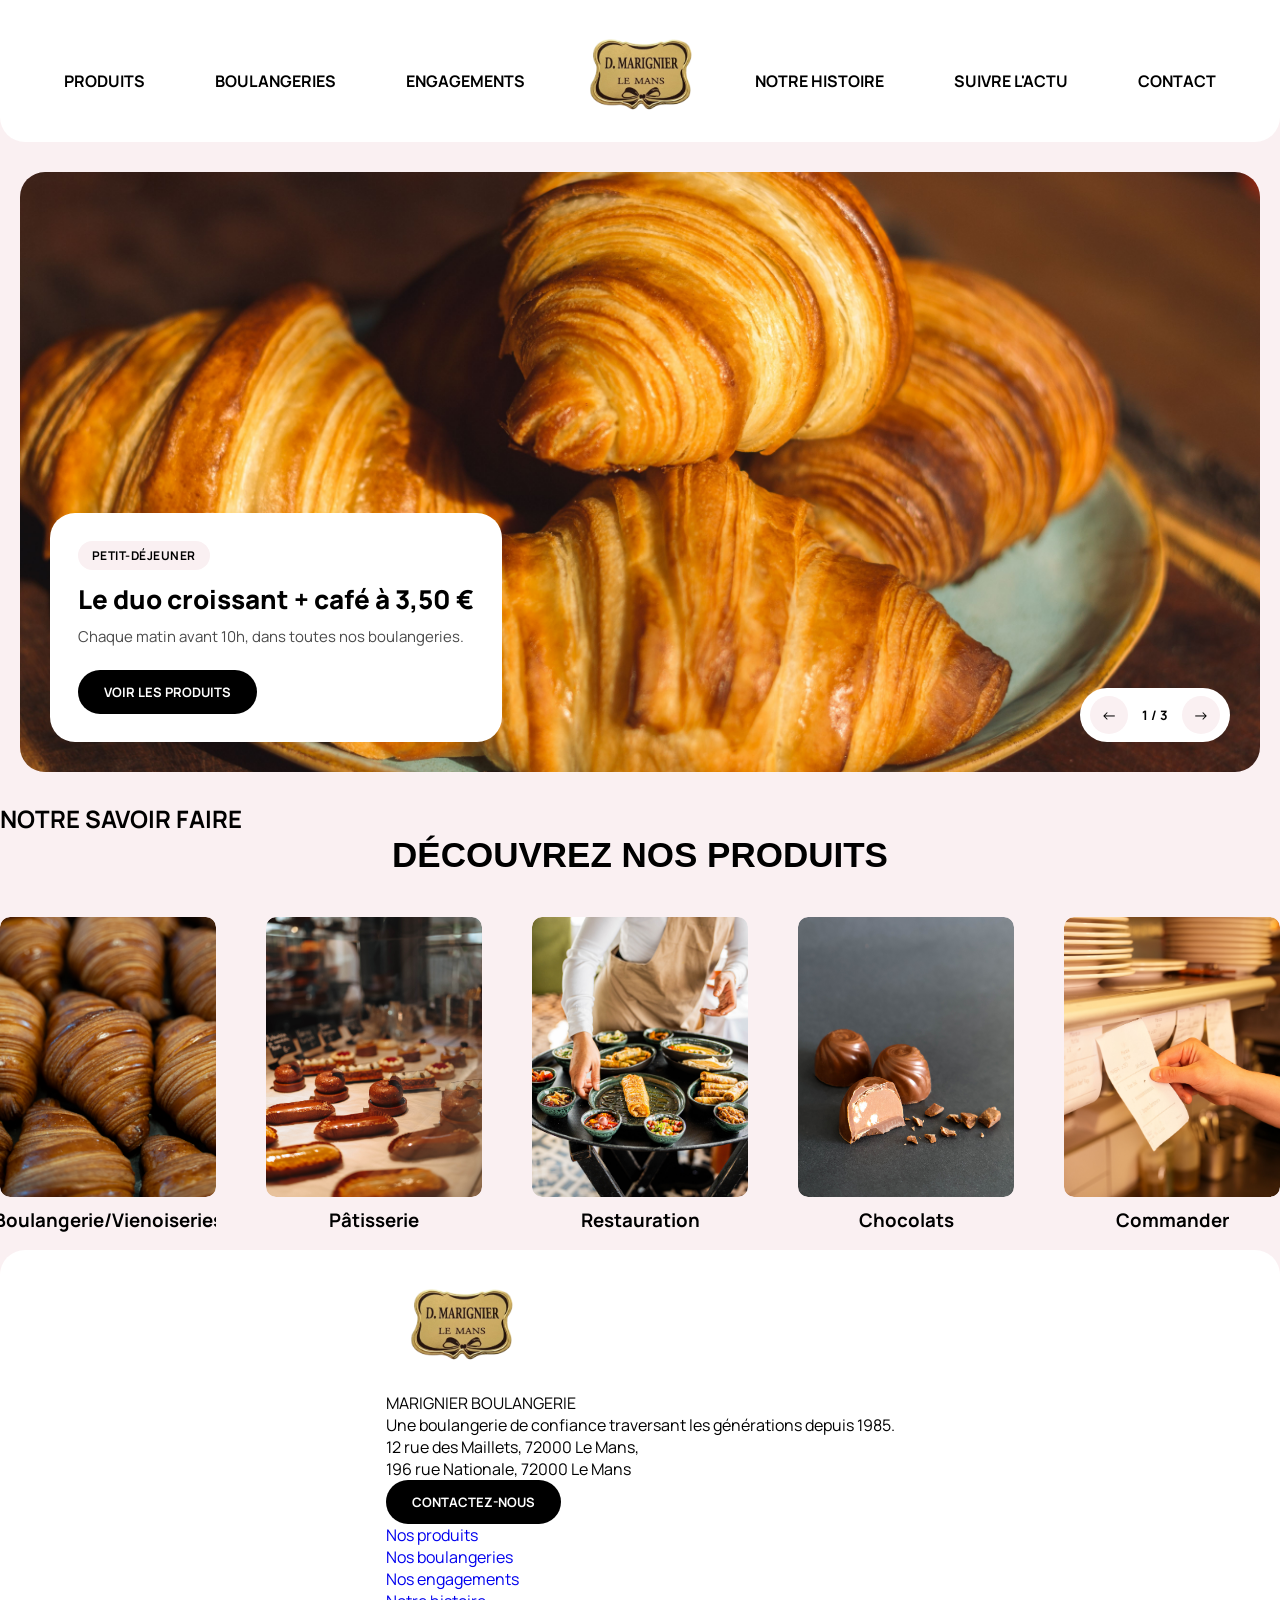
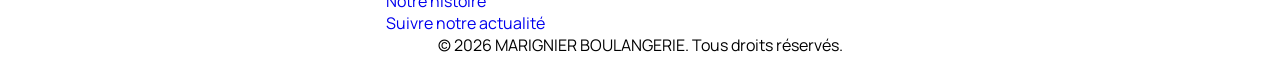
<file: index.html>
<!DOCTYPE html>
<html lang="en">

<head>
    <meta charset="UTF-8">
    <meta name="viewport" content="width=device-width, initial-scale=1.0">
    <title>Boulangerie</title>
    <link rel="shortcut icon" href="img/logo.png" type="image/x-icon">
    <link rel="stylesheet" href="style/styles.css">
</head>

<body>
    <header>
        <div class="headerContent">
            <div class="headerLeft">
                <ul>
                    <li><a href="produits.html">produits</a></li>
                    <li><a href="boulangeries.html">boulangeries</a></li>
                    <li><a href="engagements.html">engagements</a></li>
                </ul>
            </div>
            <a id="logoLien" href="index.html"> <img src="img/logo.png" alt="Logo de notre boulangerie MARIGNIER"></a>
            <div class="headerRight">
                <ul>
                    <li><a href="histoire.html">Notre histoire</a></li>
                    <li><a href="actu.html">Suivre l'actu</a></li>
                    <li><a href="contact.html">Contact</a></li>
                </ul>
            </div>
        </div>
    </header>

    <section id="slider">
        <!-- btn radio invisibles qui mémorisent la slide active -->
        <input type="radio" name="slider" id="radio1" checked hidden>
        <input type="radio" name="slider" id="radio2" hidden>
        <input type="radio" name="slider" id="radio3" hidden>

        <div class="sliderContainer">
            <div class="sliderTrack">

                <article class="slide" id="promo1">
                    <img src="img/croissant.jpg" alt="Viennoiseries et café sur un plateau">
                    <div class="slideCard">
                        <span class="slideTag">Petit-déjeuner</span>
                        <h2>Le duo croissant + café à 3,50 €</h2>
                        <p>Chaque matin avant 10h, dans toutes nos boulangeries.</p>
                        <a class="btn" href="produits.html">Voir les produits</a>
                    </div>
                    <nav class="slideNav">
                        <label for="radio3">&#8592;</label>
                        <span>1 / 3</span>
                        <label for="radio2">&#8594;</label>
                    </nav>
                </article>

                <article class="slide" id="promo2">
                    <img src="img/buche.jpg" alt="Notre buche de Noël">
                    <div class="slideCard">
                        <span class="slideTag">Saison</span>
                        <h2>Notre bûche est de retour</h2>
                        <p>Faite maison, à réserver dès maintenant.</p>
                        <a class="btn" href="contact.html">Réserver</a>
                    </div>
                    <nav class="slideNav">
                        <label for="radio1">&#8592;</label>
                        <span>2 / 3</span>
                        <label for="radio3">&#8594;</label>
                    </nav>
                </article>

                <article class="slide" id="promo3">
                    <img src="img/pain.jpg" alt="Pains artisanaux sortant du four">
                    <div class="slideCard">
                        <span class="slideTag">Notre savoir-faire</span>
                        <h2>Pétri, façonné, cuit sur place</h2>
                        <p>Découvre comment on fait notre pain, du levain au four.</p>
                        <a class="btn" href="engagements.html">Nos engagements</a>
                    </div>
                    <nav class="slideNav">
                        <label for="radio2">&#8592;</label>
                        <span>3 / 3</span>
                        <label for="radio1">&#8594;</label>
                    </nav>
                </article>

            </div>
        </div>
    </section>


    <section id="savoirFaire">

        <h2>
            NOTRE SAVOIR FAIRE
        </h2>

    </section>

    <section id="cardsMenu">
        <h2>
            Découvrez nos produits
        </h2>

        <div class="contentMenu">
            <a class="cardMenu" href="produits.html">
                <div class="contentImage">  
                    <img src="img/Viennoiseries.jpg" alt="Photo Boulangerie/Vienoiseries">
                </div>
                <h3>
                    Boulangerie/Vienoiseries
                </h3>
            </a>
            <a class="cardMenu" href="produits.html">
                <div class="contentImage"> 
                    <img src="img/patisserie.jpg" alt="Photo Pâtisserie">
                </div>
                <h3>
                    Pâtisserie
                </h3>
            </a>
            <a class="cardMenu" href="produits.html">
                <div class="contentImage"> 
                    <img src="img/restauration.jpg" alt="Photo Restauration">
                </div>
                <h3>
                    Restauration
                </h3>
            </a>
            <a class="cardMenu" href="produits.html">
                <div class="contentImage"> 
                    <img src="img/chocolat.jpg" alt="Photo de chocolats">
                </div>
                <h3>
                    Chocolats
                </h3>
            </a>
            <a class="cardMenu" href="produits.html">
                <div class="contentImage"> 
                    <img src="img/commande.jpg" alt="Photo de commandes">
                </div>
                <h3>
                    Commander
                </h3>
            </a>
        </div>

    </section>


    <footer class="footer">
        <div class="topFooter">
            <div class="footer-left">
            <div class="imgFooter">
                <img src="img/logo.png" alt="Logo de notre boulangerie MARIGNIER">
            </div>
            <span>MARIGNIER BOULANGERIE</span>
            <p>Une boulangerie de confiance traversant les générations depuis 1985.</p>
            <p>12 rue des Maillets, 72000 Le Mans,</p>
            <p>196 rue Nationale, 72000 Le Mans</p>
            <a href="contact.html" class="btn">
                Contactez-nous
            </a>
        </div>
        <div class="footer-right">
            <ul>
                <li><a href="#">Nos produits</a></li>
                <li><a href="#">Nos boulangeries</a></li>
                <li><a href="#">Nos engagements</a></li>
                <li><a href="#">Notre histoire</a></li>
                <li><a href="#">Suivre notre actualité</a></li>
            </ul>
        </div>

        </div>

        <div class="bottomFooter">
            <p>© 2026 MARIGNIER BOULANGERIE. Tous droits réservés.</p>
        </div>
    </footer>

</body>

</html>
</file>
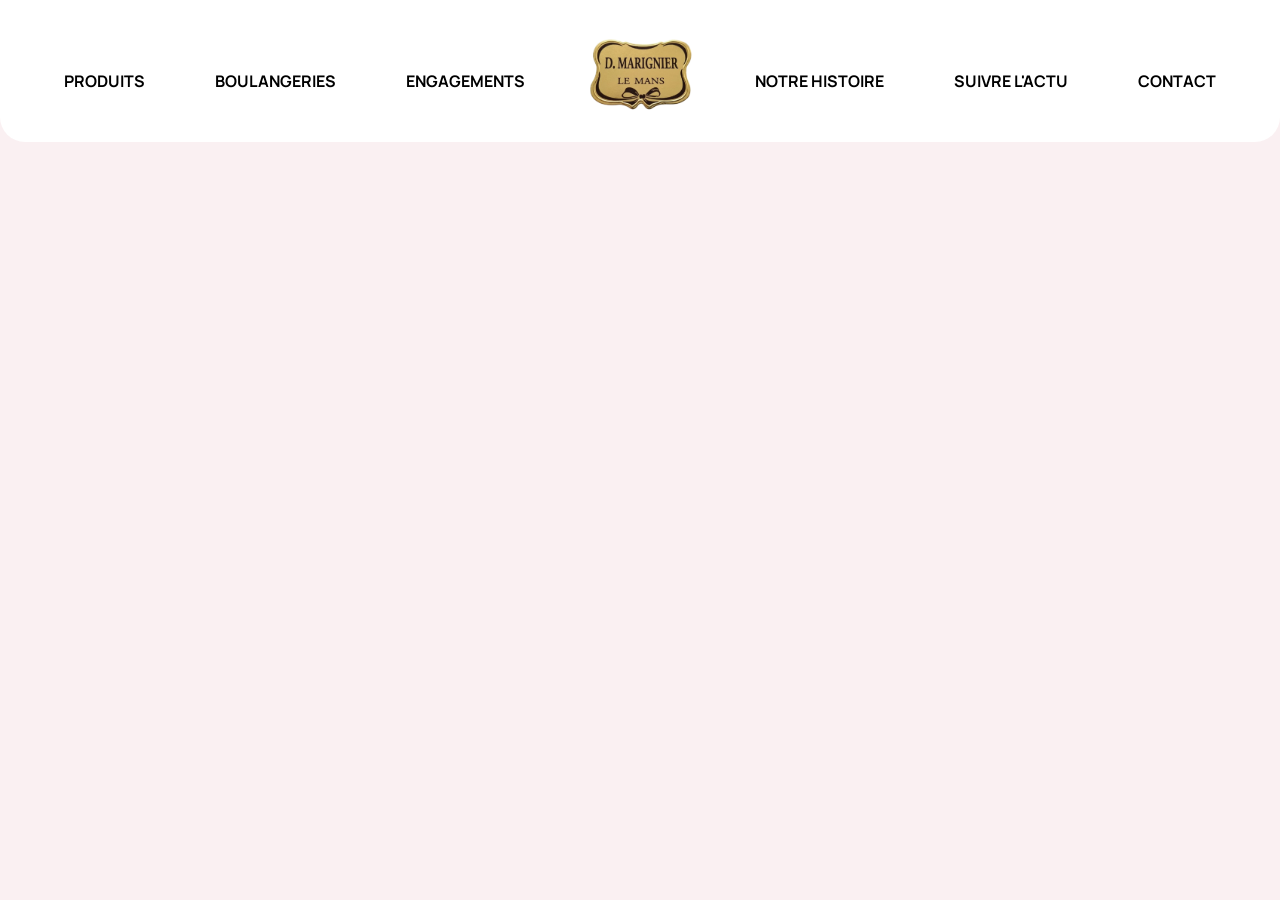
<file: actu.html>
<!DOCTYPE html>
<html lang="en">
<head>
    <meta charset="UTF-8">
    <meta name="viewport" content="width=device-width, initial-scale=1.0">
    <title>Boulangerie</title>
    <link rel="shortcut icon" href="img/logo.png" type="image/x-icon">
    <link rel="stylesheet" href="style/styles.css">
</head>
<body>
    <header>
        <div class="headerContent">
            <div class="headerLeft">
                <ul>
                    <li><a href="produits.html">produits</a></li>
                    <li><a href="boulangeries.html">boulangeries</a></li>
                    <li><a href="engagements.html">engagements</a></li>
                </ul>
            </div>
            <a id="logoLien" href="index.html"> <img src="img/logo.png" alt="Logo de notre boulangerie MARIGNIER"></a>
             <div class="headerRight">
                <ul>
                    <li><a href="histoire.html">Notre histoire</a></li>
                    <li><a href="actu.html">Suivre l'actu</a></li>
                    <li><a href="contact.html">Contact</a></li>
                </ul>
            </div>
        </div>
    </header>
</body>
</html>
</file>
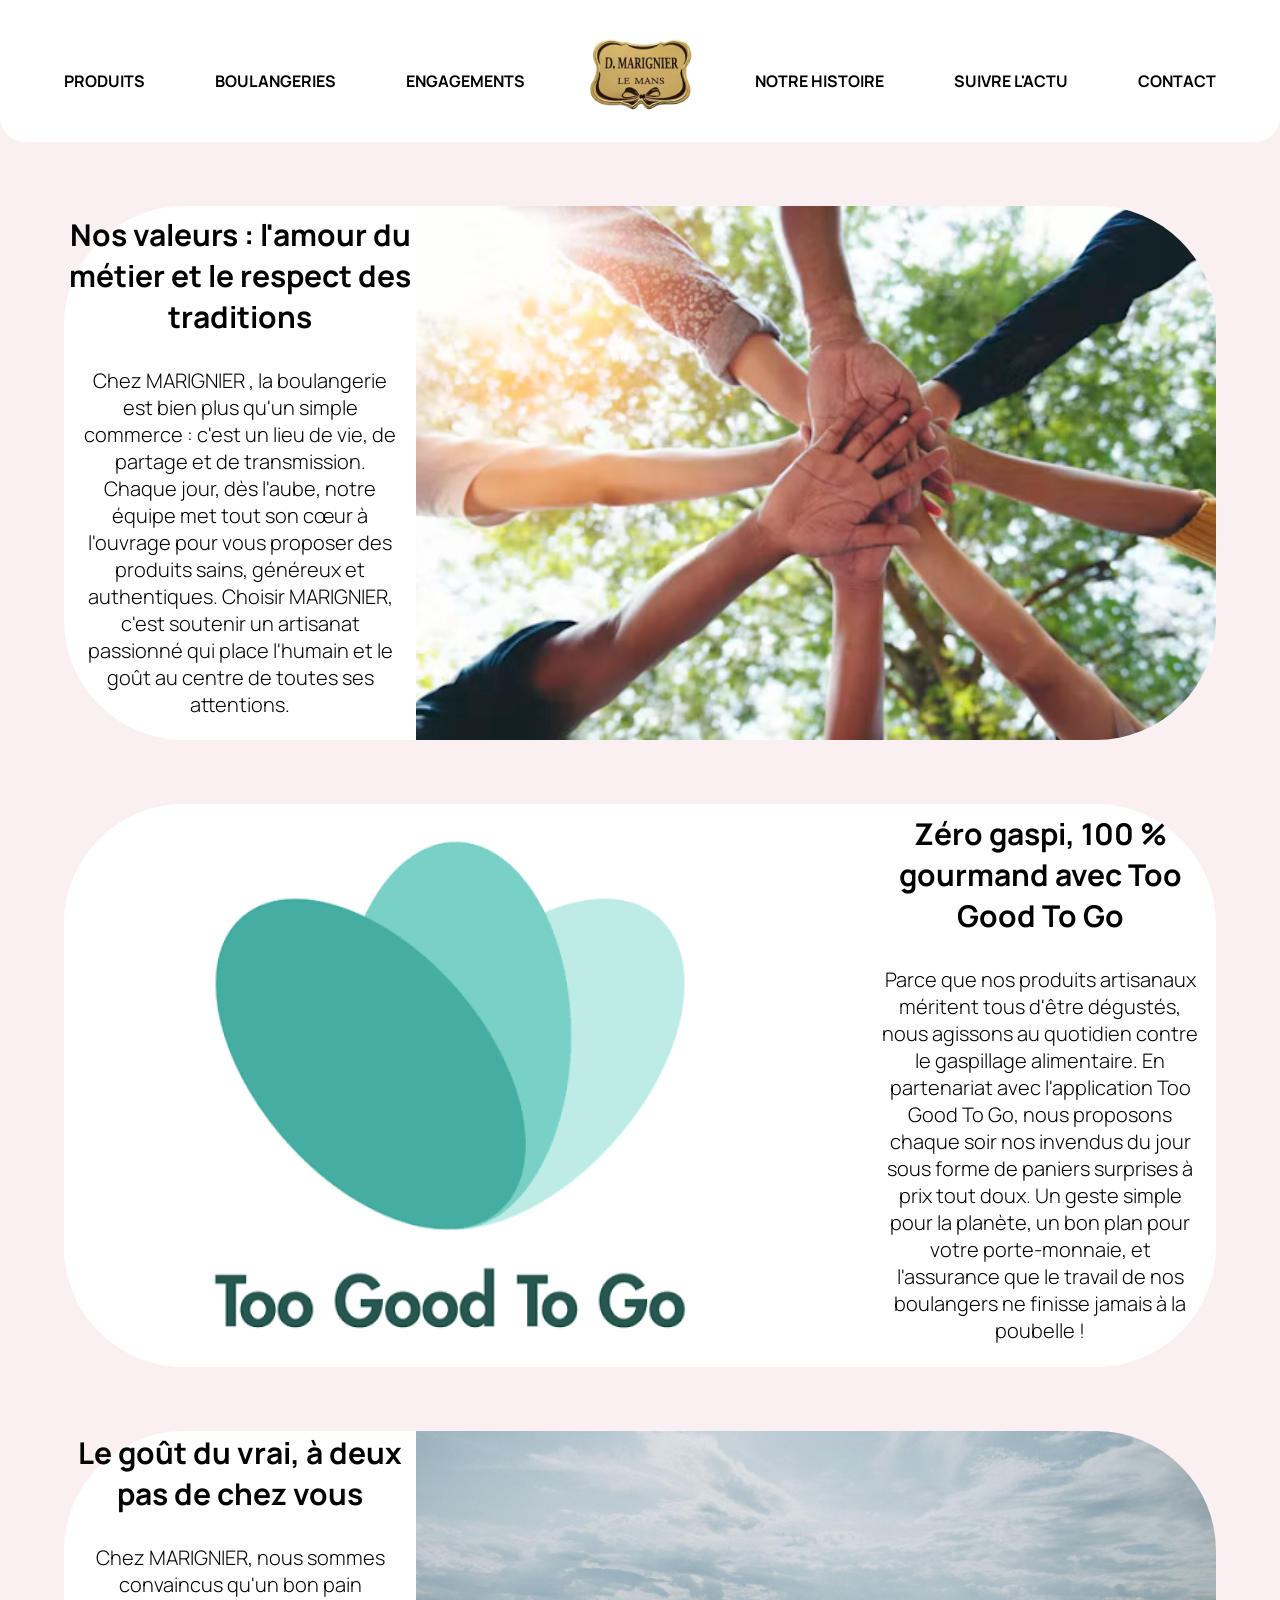
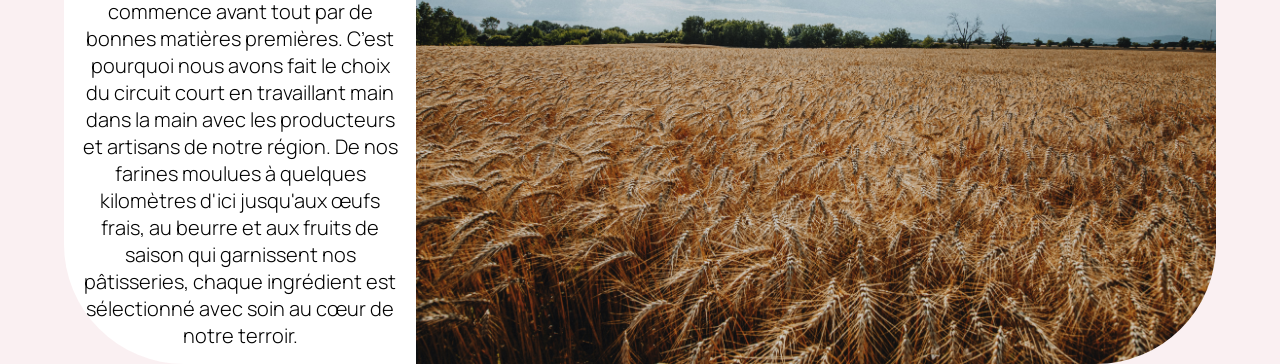
<file: engagements.html>
<!DOCTYPE html>
<html lang="en">

<head>
    <meta charset="UTF-8">
    <meta name="viewport" content="width=device-width, initial-scale=1.0">
    <title>Boulangerie</title>
    <link rel="shortcut icon" href="img/logo.png" type="image/x-icon">
    <link rel="stylesheet" href="style/styles.css">
    <link rel="stylesheet" href="style/engagement.css">
</head>

<body>
    <header>
        <div class="headerContent">
            <div class="headerLeft">
                <ul>
                    <li><a href="produits.html">produits</a></li>
                    <li><a href="boulangeries.html">boulangeries</a></li>
                    <li><a href="engagements.html">engagements</a></li>
                </ul>
            </div>
            <a id="logoLien" href="index.html"> <img src="img/logo.png" alt="Logo de notre boulangerie MARIGNIER"></a>
            <div class="headerRight">
                <ul>
                    <li><a href="histoire.html">Notre histoire</a></li>
                    <li><a href="actu.html">Suivre l'actu</a></li>
                    <li><a href="contact.html">Contact</a></li>
                </ul>
            </div>
        </div>
    </header>


    <section>

        <div class="p1">
            <div class="t1">
                <h3>Nos valeurs : l'amour du métier et le respect des traditions</h3>
                <p>
                    Chez MARIGNIER , la boulangerie est bien plus qu'un simple commerce : c'est un lieu de vie, de partage et de transmission. Chaque jour, dès l'aube, notre équipe met tout son cœur à l'ouvrage pour vous proposer des produits sains, généreux et authentiques. 
                Choisir MARIGNIER, c'est soutenir un artisanat passionné qui place l'humain et le goût au centre de toutes ses attentions. 


                </p>
            </div>
            <div class="i1">
                <img src="img/engagement.avif"
                    alt="image engagement, les mains les une contre les autres" />
            </div>


        </div>
        <div class="p2">
            <div class="i2">
                <img src="img/toogood.png"
                    alt="image logo too good to go" />
            </div>


            <div class="t2">
                <h3> Zéro gaspi, 100 % gourmand avec Too Good To Go </h3>
                <p>
                   
                   
                    Parce que nos produits artisanaux méritent tous d'être dégustés, nous agissons au quotidien contre le gaspillage alimentaire. En partenariat avec l'application Too Good To Go, nous proposons chaque soir nos invendus du jour sous forme de paniers surprises à prix tout doux.
                    Un geste simple pour la planète, un bon plan pour votre porte-monnaie, et l'assurance que le travail de nos boulangers ne finisse jamais à la poubelle !


                </p>
            </div>



        </div>
        <div class="p3">
            <div class="t3">
                <h3>Le goût du vrai, à deux pas de chez vous</h3>
                <p>
                    Chez MARIGNIER, nous sommes convaincus qu'un bon pain commence avant tout par de bonnes matières premières. 
                     
                    C’est pourquoi nous avons fait le choix du circuit court en travaillant main dans la main avec les producteurs et artisans de notre région. 
                     
                    De nos farines moulues à quelques kilomètres d'ici jusqu'aux œufs frais, au beurre et aux fruits de saison qui garnissent nos pâtisseries, chaque ingrédient est sélectionné avec soin au cœur de notre terroir.
                    

                </p>
            </div>
            <div class="i3">

                <img src="img/ble2.jpg" alt="champ de blé" />
            </div>


        </div>


    </section>

</body>

</html>
</file>
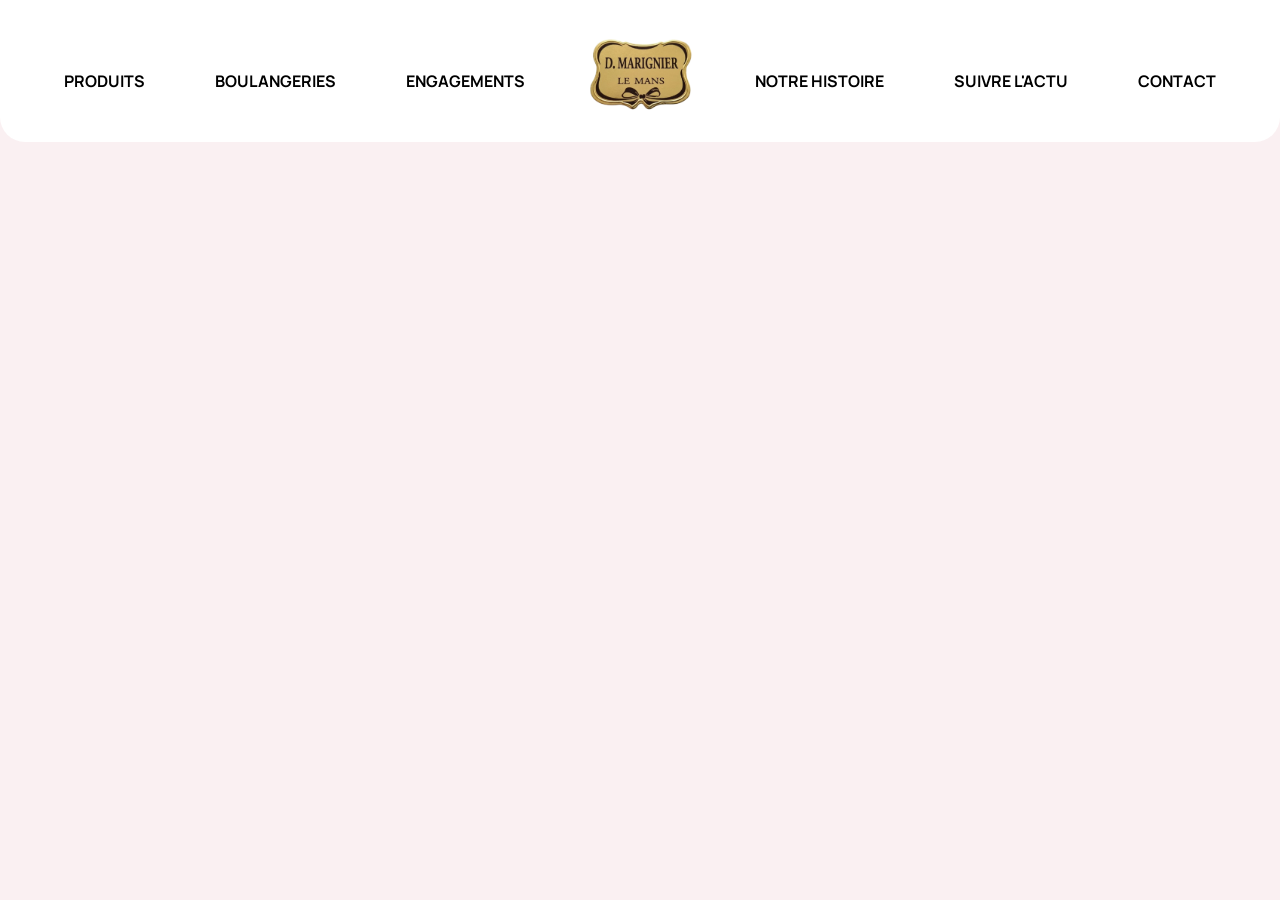
<file: produits.html>
<!DOCTYPE html>
<html lang="en">
<head>
    <meta charset="UTF-8">
    <meta name="viewport" content="width=device-width, initial-scale=1.0">
    <title>Boulangerie</title>
    <link rel="shortcut icon" href="img/logo.png" type="image/x-icon">
    <link rel="stylesheet" href="style/styles.css">
</head>
<body>
    <header>
        <div class="headerContent">
            <div class="headerLeft">
                <ul>
                    <li><a href="produits.html">produits</a></li>
                    <li><a href="boulangeries.html">boulangeries</a></li>
                    <li><a href="engagements.html">engagements</a></li>
                </ul>
            </div>
            <a id="logoLien" href="index.html"> <img src="img/logo.png" alt="Logo de notre boulangerie MARIGNIER"></a>
             <div class="headerRight">
                <ul>
                    <li><a href="histoire.html">Notre histoire</a></li>
                    <li><a href="actu.html">Suivre l'actu</a></li>
                    <li><a href="contact.html">Contact</a></li>
                </ul>
            </div>
        </div>
    </header>
    
</body>
</html>
</file>
<file: style/styles.css>
@import url('https://fonts.googleapis.com/css2?family=Manrope:wght@200..800&display=swap');
*{
    margin: 0;
    padding: 0;
    list-style: none;
    text-decoration: none;
    font-family: "Manrope", sans-serif;
}


body{
    background-color: #FAF0F2;
}

header{
    width: 100%;
    display: flex;
    justify-content: center;
    align-items: center;
    flex-direction: row;
    padding-top: 20px;
    border-bottom-left-radius: 25px;
    border-bottom-right-radius: 25px;
    background-color: #ffffff;
}
.headerLeft ul, .headerRight ul {
    display: flex;
    justify-content: center;
    align-items: center;
}
.headerContent{
    display: flex;
    justify-content: center;
    align-items: center;
}

header .headerContent img {
    width: 150px;
}

#logoLien {
    margin: 0 40px 0 40px;
}

header ul li:not(:last-child){
    margin-right: 70px;
}

header ul li a {
    color: black;
    text-transform: uppercase;
    font-weight: bold;
    position: relative;
    padding-bottom: 5px;
}

header ul li {
    transition: all 0.2s ease;
}


header ul li a::after {
    content: "";
    position: absolute;
    left: 0;
    bottom: 0;
    width: 0%;
    height: 2px;
    background-color: black;
    transition: width 0.25s ease;
}
header ul li a:hover::after{
    width: 100%;
}
/* ---------------------------------------CSS CAROUSEL */
#slider {
    max-width: 1280px;
    margin: 30px auto;
    padding: 0 20px;
}

.sliderContainer {
    overflow: hidden;
    border-radius: 25px
}

.sliderTrack {
    display: flex;
    transition: transform 0.5s ease;
}

#radio1:checked ~ /*regarde les balises voisines*/ .sliderContainer .sliderTrack {
     transform: translateX(0%); /*décale la slide*/
}
#radio2:checked ~ .sliderContainer .sliderTrack {
     transform: translateX(-100%); 
}
#radio3:checked ~ .sliderContainer .sliderTrack {
     transform: translateX(-200%); 
}

.slide {
    position: relative;
    min-width: 100%;
    min-height: 600px;
    background-color: #ead5da;
    overflow: hidden;
}

.slide img {
    position: absolute;
    inset: 0;
    width: 100%;
    height: 100%;
    object-fit: cover;
}

.slideCard {
    position: absolute;
    left: 30px;
    bottom: 30px;
    max-width: 400px;
    padding: 28px;
    background-color: #ffffff;
    border-radius: 25px;
}

.slideTag {
    display: inline-block;
    margin-bottom: 14px;
    padding: 6px 14px;
    background-color: #FAF0F2;
    border-radius: 999px;
    font-size: 12px;
    font-weight: 700;
    text-transform: uppercase;
    letter-spacing: 0.04em;
    color: black;
}

.slideCard h2 {
    font-size: 26px;
    font-weight: 800;
    line-height: 1.2;
    color: black;
}

.slideCard p {
    margin: 10px 0 22px;
    font-size: 15px;
    line-height: 1.5;
    color: #4a4a4a;
}

.btn {
    display: inline-block;
    padding: 13px 26px;
    background-color: black;
    color: #ffffff;
    border-radius: 999px;
    font-size: 13px;
    font-weight: 700;
    text-transform: uppercase;
    transition: all 0.2s ease;
}
.btn:hover { 
    transform: scale(1.03); 
}

.slideNav {
    position: absolute;
    right: 30px;
    bottom: 30px;
    display: flex;
    align-items: center;
    gap: 14px;
    padding: 8px 10px;
    background-color: #ffffff;
    border-radius: 999px;
}

.slideNav span {
    font-size: 13px;
    font-weight: 700;
    color: black;
}

.slideNav label {
    display: flex;
    justify-content: center;
    align-items: center;
    width: 38px;
    height: 38px;
    border-radius: 50%;
    background-color: #FAF0F2;
    color: black;
    font-size: 16px;
    cursor: pointer;
    user-select: none;
    transition: all 0.2s ease;
}
.slideNav label:hover { 
    background-color: black; 
    color: #ffffff; 
}
/* ------------------------------------------CARDS MENU ACCUEIL */

#cardsMenu{
    width: 100%;
    position: relative;
    display: flex;
    justify-content: center;
    flex-direction: column;
    align-items: center;
}

.contentMenu{
    width: 100%;
    display: flex;
    flex-direction: row;
    justify-content: center;
    align-items: center;
    gap: 50px;
}

.cardMenu{
    height: 350px;
    width: 250px;
    display: flex;
    justify-content: center;
    flex-direction: column;
    align-items: center;
    overflow: hidden;
    border-radius: 10px;
}

.contentImage{
    width: 100%;
    height: 80%;
    overflow: hidden; /* empeche l'image de dépasser lors du zoom */
    border-radius: 10px;
}

.cardMenu img{
    width: 100%;
    height: 100%;
    border-radius: 10px;
    position: relative;
    object-fit: cover;
    transition: all 0.5s ease;
}

.cardMenu img:hover{
    transform: scale(1.05);
}

#cardsMenu h2{
    font-family: "Calibre Black", sans-serif;
    text-transform: uppercase;
    font-size: 35px;
    margin-bottom: 25px;
}

.cardMenu h3{
    color: black;
    text-align: center;
    margin-top: 10px;
}
/* ------------------------------------------FOOTER */

footer{
    width: 100%;
    display: flex;
    justify-content: center;
    align-items: center;
    flex-direction: column;
    padding-top: 20px;
    padding-bottom: 20px;
    border-top-left-radius: 25px;
    border-top-right-radius: 25px;
    background-color: #ffffff;
}

.imgFooter img {
    width: 150px;
}
</file>
<file: style/engagement.css>
@import url('https://fonts.googleapis.com/css2?family=Manrope:wght@200..800&display=swap');
*{
    margin: 0;
    padding: 0;
    list-style: none;
    text-decoration: none;
    font-family: "Manrope", sans-serif;
}

 body {
    background-color: #FAF0F2;
    font-family: Verdana, Arial, Helvetica, sans-serif;
    font-size: 100%;
 }

 section .p1,
 section .p3 {
    display: flex;
    justify-content: left;
    min-height: 200px;
    margin-top: 5%;
    margin-left: 5%;
    margin-right: 5%;

 }

 section .p1 .i1,
 section .p3 .i3 {
    /* Place t1 et t3 à gauche (en premier) */
    display: flex;
    flex: 1;
    justify-content: end;
    min-height: 200px;

 }

 section .p1 .t1,
 section .p3 .t3 {
    /* Reste à droite de t1 et t3 */

    display: flex;
    flex: 1;
    min-height: 200px;

 }

 section .p2 {
    display: flex;
    justify-content: left;
    align-items: stretch;
    min-height: 200px;
    margin-left: 5%;
    margin-right: 5%;
    margin-top: 5%;

 }

 section .p2 .i2 {
    display: flex;
    flex: 1;

    min-height: 200px;

 }

 section .p2 .t2 {
    display: flex;
    flex: 1;

    min-height: 200px;

 }

.p1 .i1 img,
.p2 .i2 img,
.p3 .i3 img {

  width: 800px;
  height: auto;
}

section .p1 .t1 p,
section .p2 .t2 p,
section .p3 .t3 p{
   padding: 15px;
   display: flex;
   align-items:center;
   font-size: 20px;
   font-weight: 300;
}

section .p1,
section .p2,
section .p3{
border-radius: 120px;
}

h3{
   font-size: 30px;
   padding-bottom: 15px;
}
/*----------------------------------------------------- ARONDIR LES IMAGES------------------------------------------------------------------------------------------*/

.i1 img,.i3 img, .t2 p{
   border-top-right-radius: 120px;
   border-bottom-right-radius: 120px;

}

.i2 img{
   border-top-left-radius: 120px;
   border-bottom-left-radius: 120px;
}

/*------------------------------------------------------met le fond des cases en blanc-----------------------------------------------------------------------------------------*/

.p1,.p2,.p3{
      background-color: #FFFFFF;

}

/*----------------------------------------------------------met en colomne le te texte et son titre ----------------------------------------------------------------------------*/

.t1 ,.t2 , .t3{
   align-items: center;
   justify-content: center ;
   display: flex;
   flex-direction: column;
   text-align: center;
}
</file>
